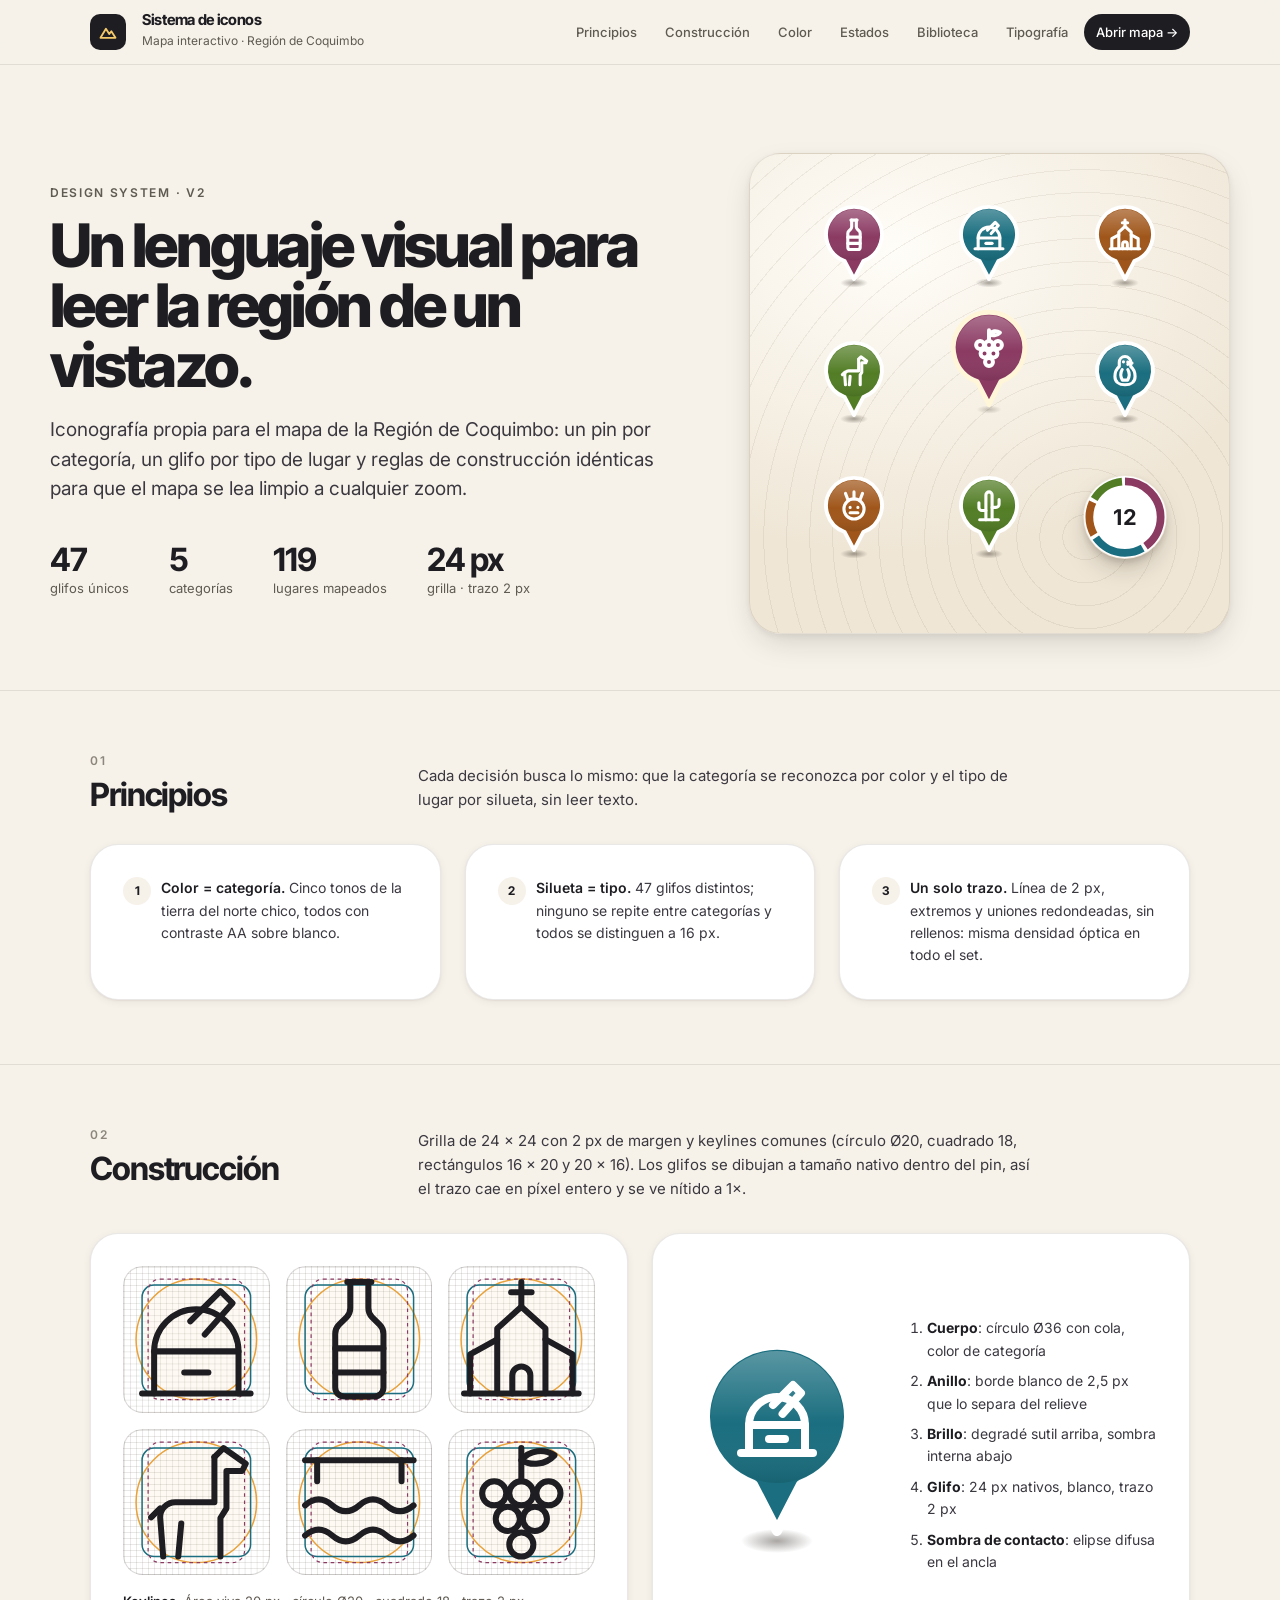
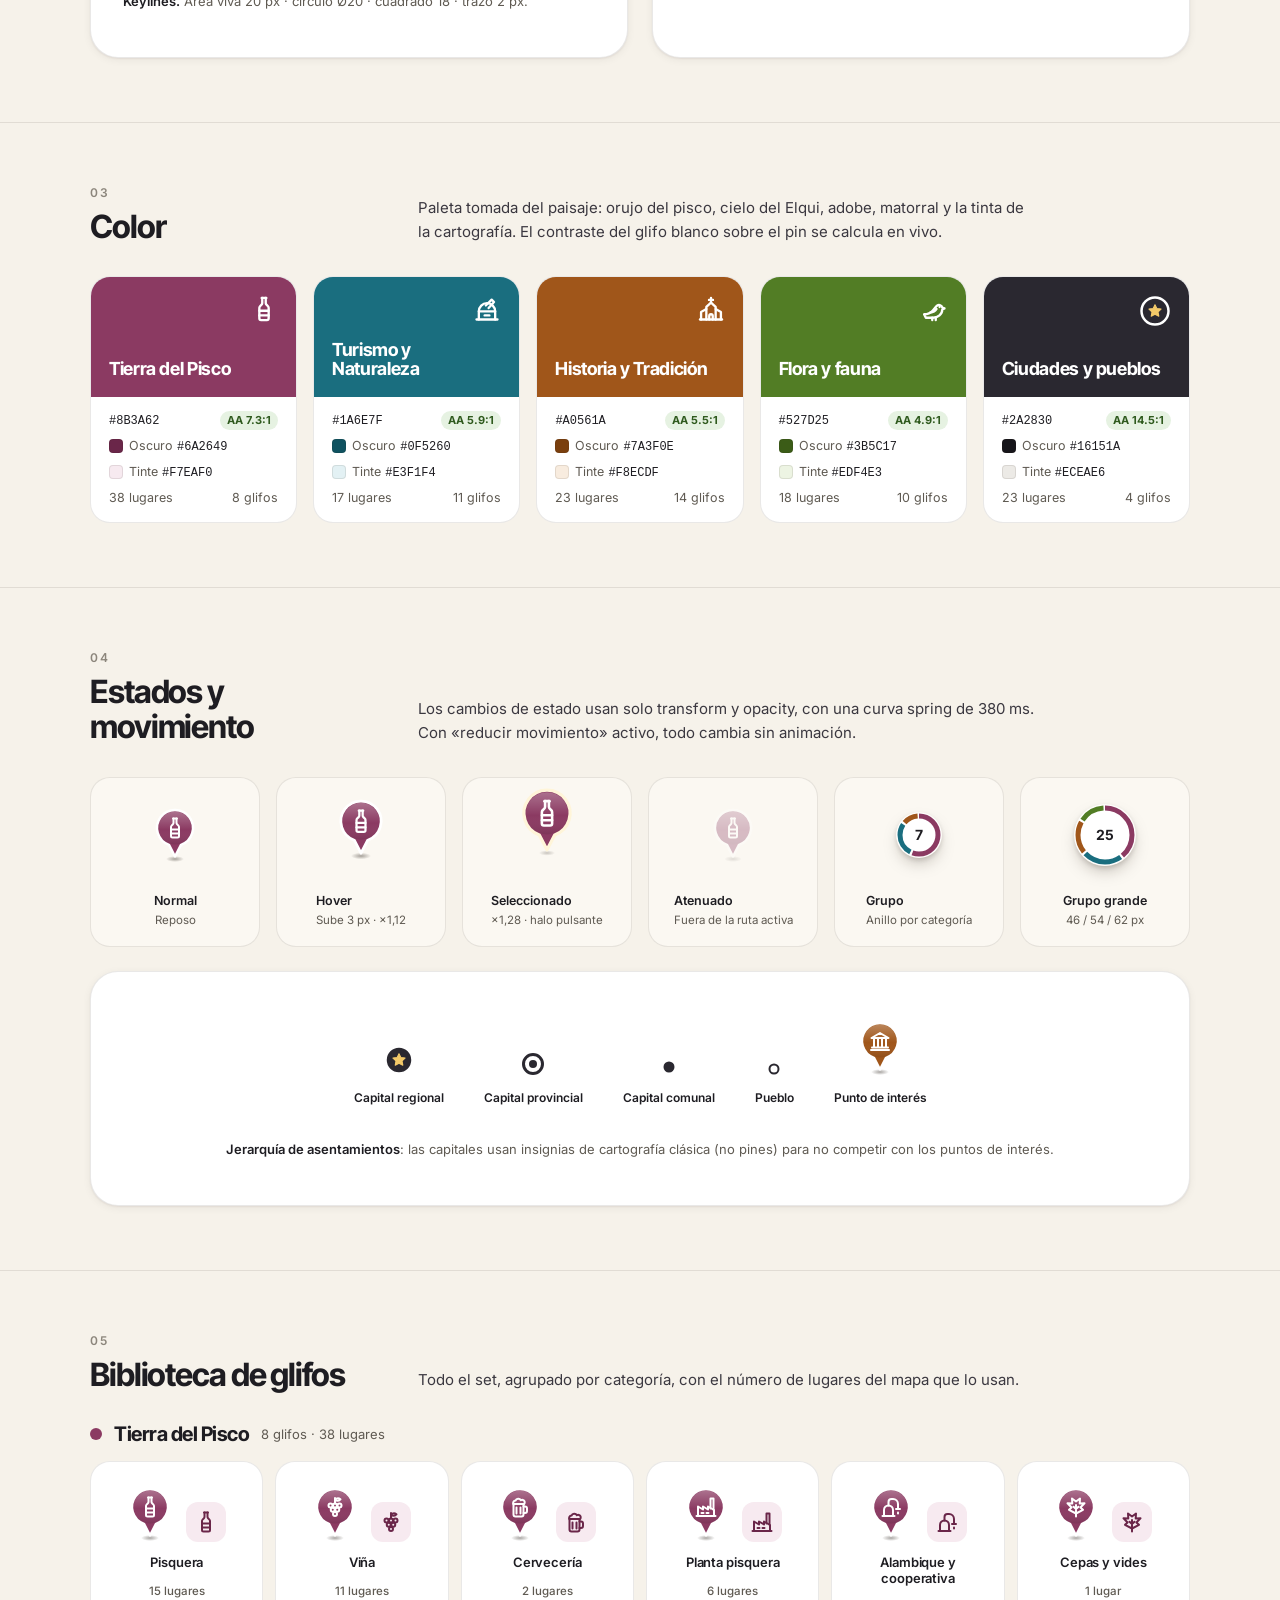
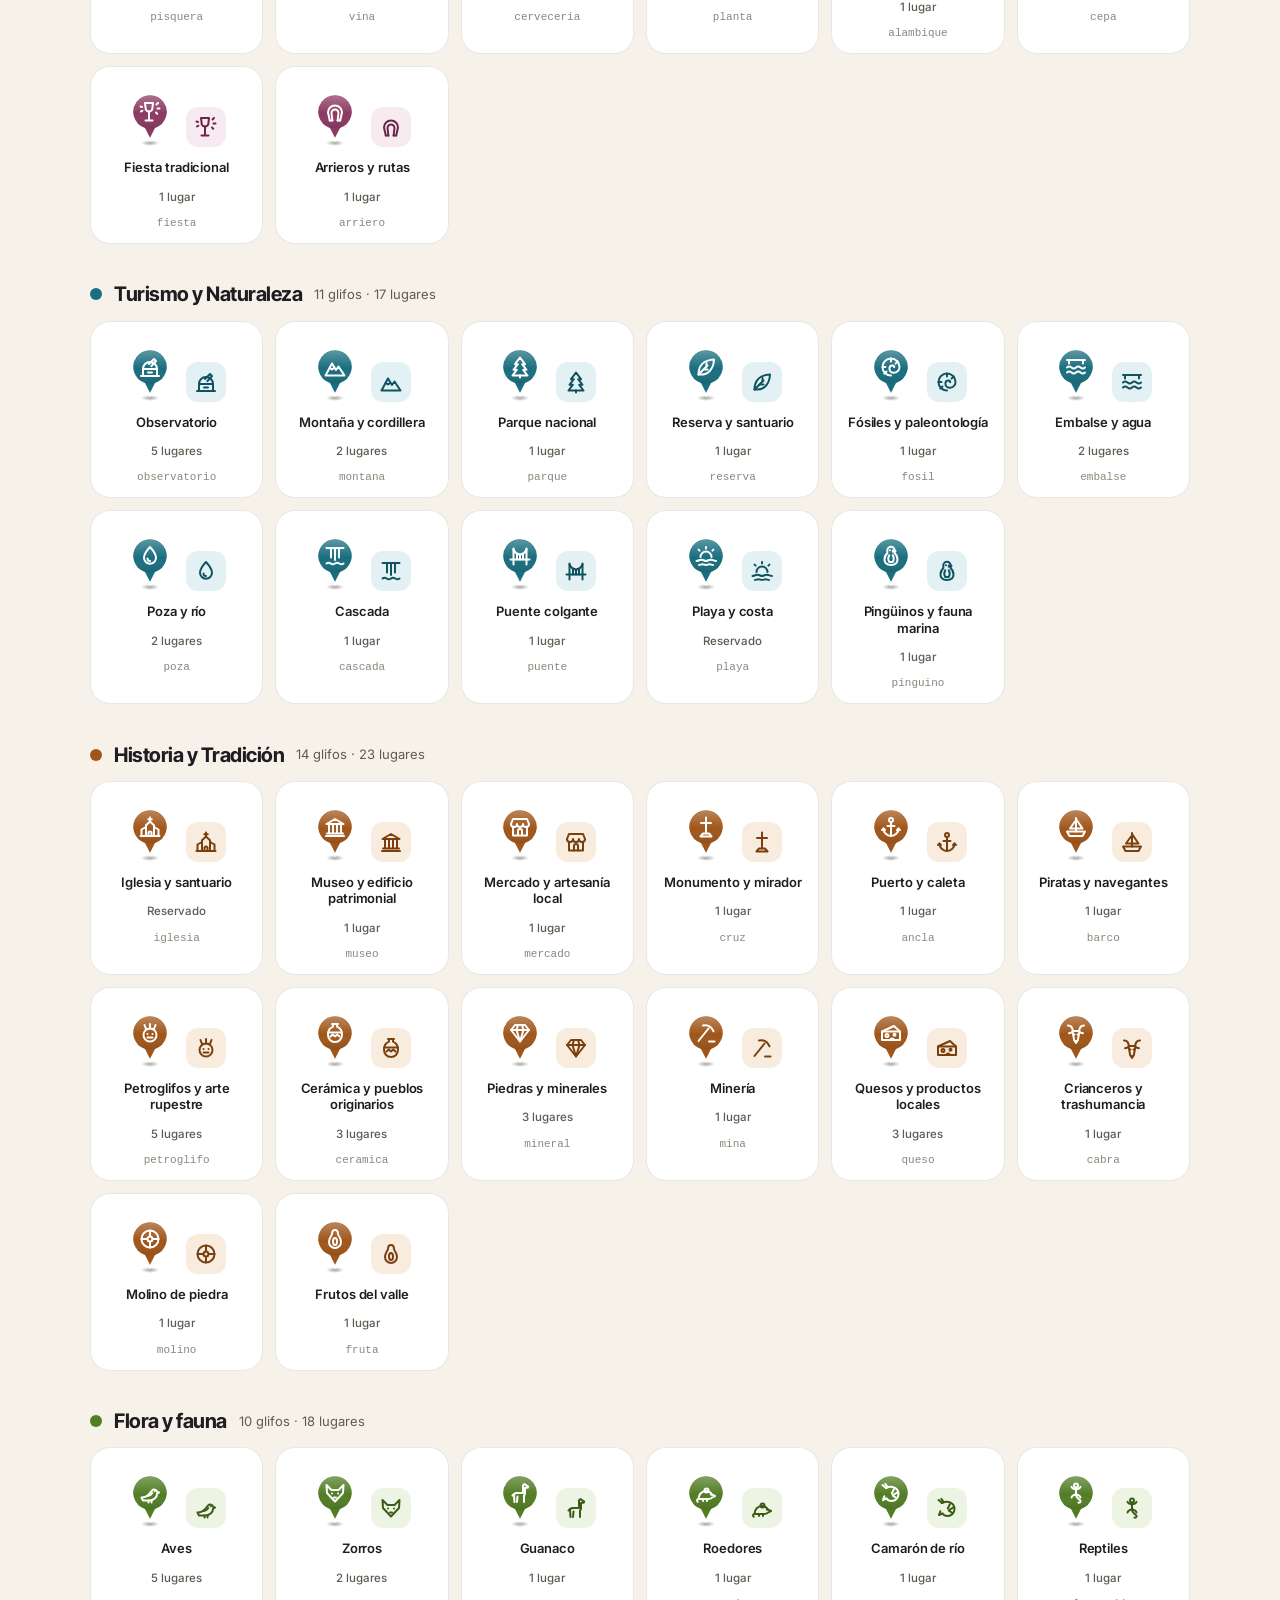
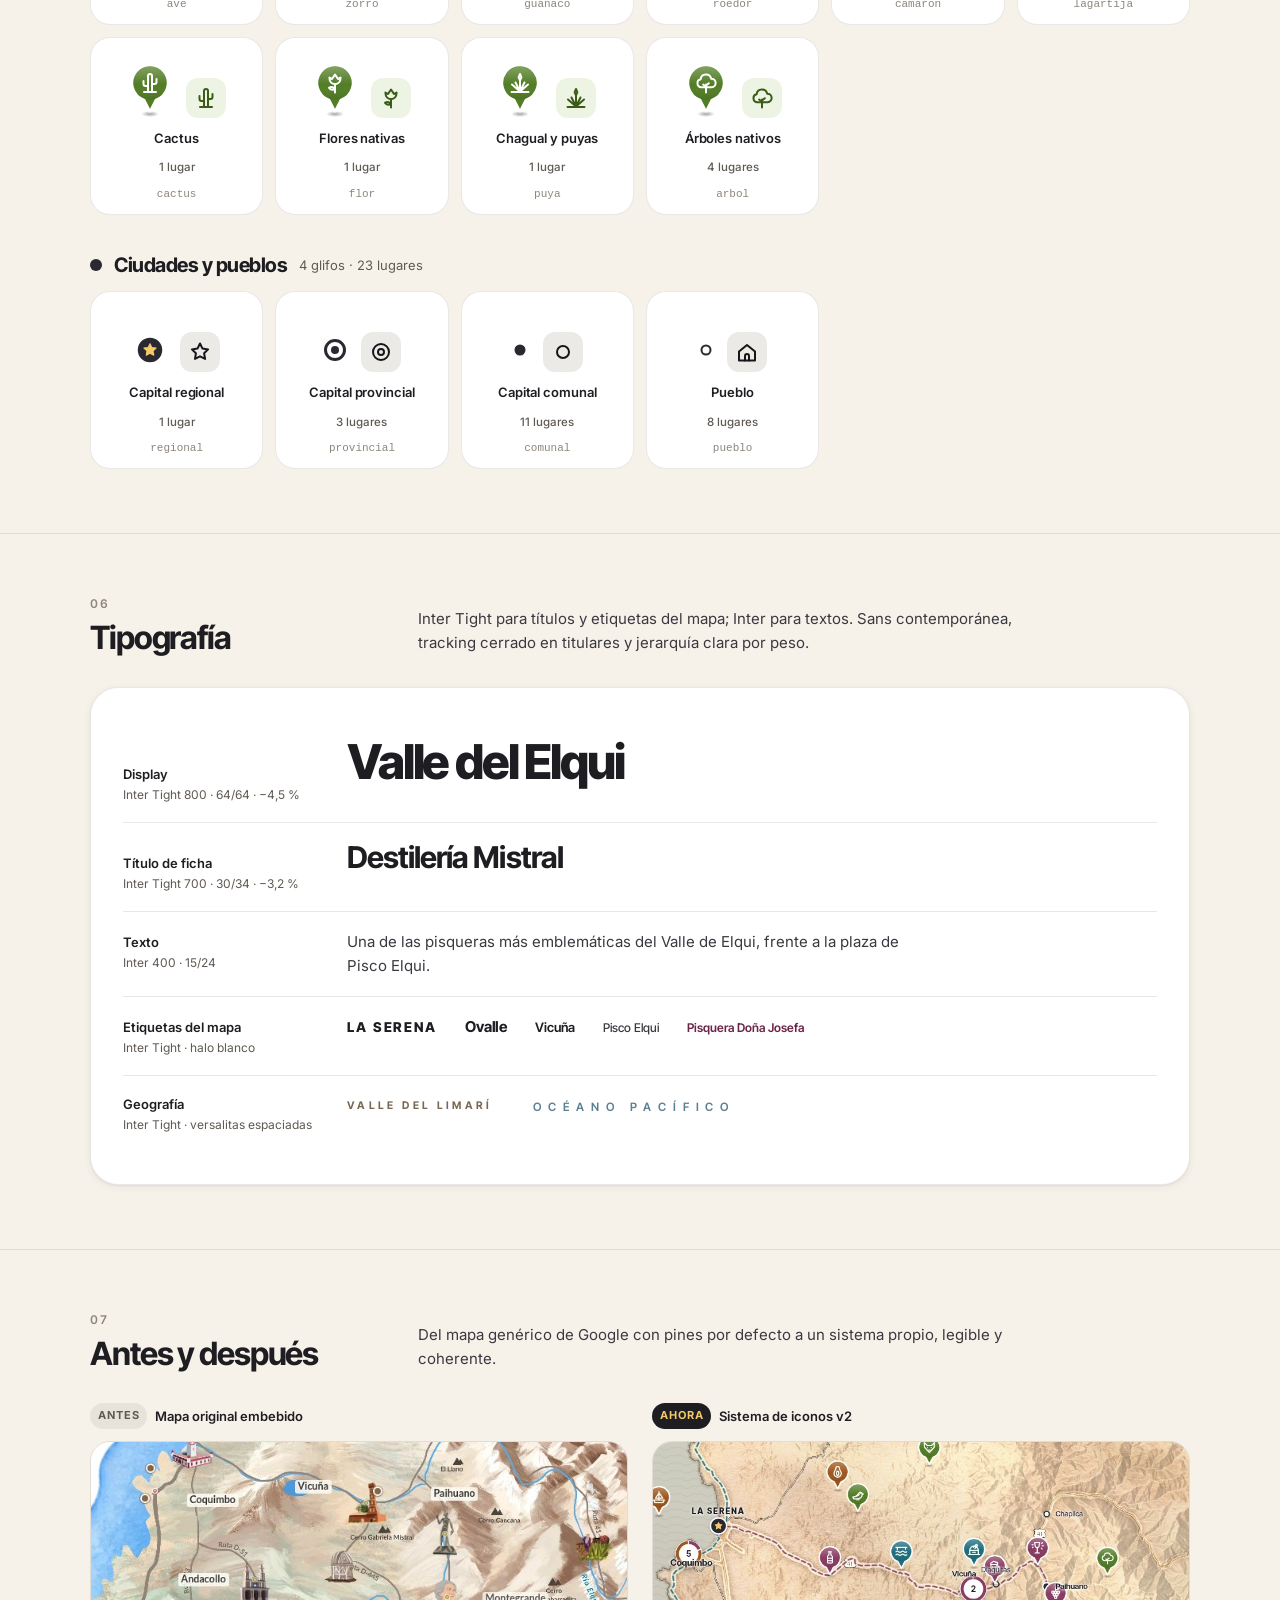
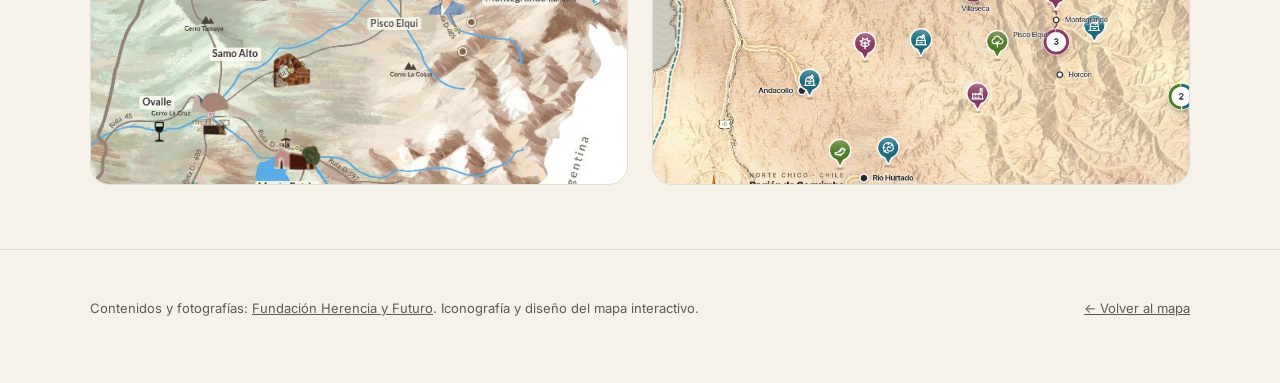
<file: icons.html>
<!doctype html>
<html lang="es">
<head>
<meta charset="utf-8">
<link rel="icon" href="data:image/svg+xml,%3Csvg xmlns=%22http://www.w3.org/2000/svg%22 viewBox=%220 0 24 24%22%3E%3Crect width=%2224%22 height=%2224%22 rx=%226%22 fill=%22%231E1D22%22/%3E%3Cpath d=%22M4 17 9.5 8l3.5 5.5L15 11l5 6z%22 fill=%22none%22 stroke=%22%23F3C969%22 stroke-width=%222%22 stroke-linejoin=%22round%22/%3E%3C/svg%3E">
<meta name="viewport" content="width=device-width,initial-scale=1">
<title>Sistema de iconos · Mapa interactivo Región de Coquimbo</title>
<link rel="preconnect" href="https://fonts.googleapis.com"><link rel="preconnect" href="https://fonts.gstatic.com" crossorigin>
<link href="https://fonts.googleapis.com/css2?family=Inter+Tight:wght@500;600;700;800&family=Inter:wght@400;500;600;700&display=swap" rel="stylesheet">
<style>
:root{--ink:#1E1D22;--ink-2:#3B3840;--muted:#5F5A52;--faint:#8C867C;--paper:#F6F2EA;--surface:#fff;--line:rgba(40,30,20,.10);--line-2:rgba(40,30,20,.16);
--r-md:14px;--r-lg:20px;--r-xl:28px;--sh-1:0 1px 2px rgba(30,20,10,.06),0 2px 8px rgba(30,20,10,.06);--sh-2:0 2px 6px rgba(30,20,10,.06),0 12px 32px -8px rgba(30,20,10,.18);
--ease-spring:cubic-bezier(.34,1.56,.64,1);--ease-out:cubic-bezier(.22,1,.36,1);--f-sans:'Inter',system-ui,sans-serif;--f-display:'Inter Tight','Inter',system-ui,sans-serif}
*{box-sizing:border-box}
html{-webkit-font-smoothing:antialiased;text-rendering:optimizeLegibility}
body{margin:0;background:var(--paper);color:var(--ink);font:400 15px/1.6 var(--f-sans)}
a{color:inherit}
.wrap{max-width:1180px;margin:0 auto;padding:0 40px}
header.top{position:sticky;top:0;z-index:10;background:rgba(246,242,234,.82);backdrop-filter:blur(16px) saturate(1.4);-webkit-backdrop-filter:blur(16px) saturate(1.4);border-bottom:1px solid var(--line)}
header.top .wrap{display:flex;align-items:center;gap:16px;height:64px}
.mark{width:36px;height:36px;border-radius:10px;background:#1E1D22;display:grid;place-items:center;color:#F3C969}
.brand b{display:block;font:700 15px/1.1 var(--f-display);letter-spacing:-.02em}.brand small{font-size:12px;color:var(--muted)}
nav{margin-left:auto;display:flex;gap:4px}
nav a{font-size:13px;font-weight:500;color:var(--muted);text-decoration:none;padding:8px 12px;border-radius:999px;transition:background .16s,color .16s}
nav a:hover{background:rgba(40,30,20,.06);color:var(--ink)}
nav a.cta{background:var(--ink);color:#fff}nav a.cta:hover{background:#000;color:#fff}
.hero{padding:88px 0 56px}
.eyebrow{font:600 12px/1 var(--f-sans);letter-spacing:.14em;text-transform:uppercase;color:var(--muted)}
h1{font:800 64px/1 var(--f-display);letter-spacing:-.045em;margin:16px 0 20px;max-width:820px}
.lead{font-size:19px;line-height:1.55;color:var(--ink-2);max-width:640px;margin:0}
.stats{display:flex;gap:40px;margin-top:40px}
.stats div b{display:block;font:700 32px/1 var(--f-display);letter-spacing:-.03em}.stats div span{font-size:13px;color:var(--muted)}
.hero-grid{display:grid;grid-template-columns:1.15fr .85fr;gap:48px;align-items:center}
.hero h1{font-size:60px}
.showcase{aspect-ratio:1;border-radius:32px;background:radial-gradient(120% 90% at 30% 20%,#FFFDF8 0,#EFE6D6 70%);border:1px solid var(--line);box-shadow:var(--sh-2);display:grid;grid-template-columns:repeat(3,1fr);place-items:center;padding:36px;position:relative;overflow:hidden}
.showcase:before{content:"";position:absolute;inset:0;background:repeating-radial-gradient(circle at 70% 80%,transparent 0 22px,rgba(122,104,82,.10) 22px 23px);pointer-events:none}
.showcase>div{position:relative;transform:scale(1.55);transform-origin:50% 90%}
section{padding:64px 0;border-top:1px solid var(--line)}
.sh{display:grid;grid-template-columns:280px 1fr;gap:48px;margin-bottom:32px}
.sh .n{font:600 12px/1 var(--f-sans);letter-spacing:.14em;color:var(--faint)}
h2{font:700 32px/1.1 var(--f-display);letter-spacing:-.035em;margin:10px 0 0}
.sh p{margin:0;color:var(--ink-2);max-width:620px;align-self:end}
.panel{background:var(--surface);border:1px solid var(--line);border-radius:var(--r-xl);box-shadow:var(--sh-1);padding:32px}
.grid2{display:grid;grid-template-columns:1fr 1fr;gap:24px}
.grid3{display:grid;grid-template-columns:repeat(3,1fr);gap:24px}
.cap{font-size:13px;color:var(--muted);margin-top:16px}
.cap b{color:var(--ink);font-weight:600}
ul.rules{margin:0;padding:0;list-style:none;display:grid;gap:14px}
ul.rules li{display:grid;grid-template-columns:28px 1fr;gap:10px;font-size:14px;color:var(--ink-2)}
ul.rules li i{font-style:normal;font:700 12px/28px var(--f-display);width:28px;height:28px;border-radius:50%;background:var(--paper);text-align:center;color:var(--ink)}
ul.rules li b{color:var(--ink);font-weight:600}
/* construction */
.keyline{display:grid;place-items:center;aspect-ratio:1;background:
 linear-gradient(var(--line) 1px,transparent 1px) 0 0/calc(100%/24) calc(100%/24),
 linear-gradient(90deg,var(--line) 1px,transparent 1px) 0 0/calc(100%/24) calc(100%/24);border-radius:var(--r-lg);border:1px solid var(--line-2);position:relative;overflow:hidden}
.keyline svg{width:100%;height:100%;position:absolute;inset:0}
.anat{display:flex;align-items:center;justify-content:center;gap:40px;min-height:300px}
.anat ol{margin:0;padding-left:18px;font-size:14px;color:var(--ink-2);display:grid;gap:8px}
.anat ol b{color:var(--ink)}
/* tokens */
.tok{border-radius:var(--r-lg);overflow:hidden;border:1px solid var(--line);background:#fff}
.tok .sw{height:120px;padding:18px;display:flex;flex-direction:column;justify-content:space-between;color:#fff}
.tok .sw .pinbox{align-self:flex-end}
.tok .sw b{font:700 18px/1.1 var(--f-display);letter-spacing:-.02em}
.tok .meta{padding:14px 18px;display:grid;gap:6px;font-size:12.5px;color:var(--muted)}
.tok .meta div{display:flex;justify-content:space-between;align-items:center}
.tok code{font:500 12px/1 ui-monospace,SFMono-Regular,Menlo,monospace;color:var(--ink)}
.aa{font:700 11px/1 var(--f-sans);padding:4px 7px;border-radius:999px;background:#E6F2E2;color:#2F5A1E}
.tint{display:inline-block;width:14px;height:14px;border-radius:4px;vertical-align:-3px;margin-right:6px;border:1px solid var(--line)}
.grid5{display:grid;grid-template-columns:repeat(5,1fr);gap:16px}
/* states */
.states{display:grid;grid-template-columns:repeat(6,1fr);gap:16px}
.state{background:#FBF8F2;border:1px solid var(--line);border-radius:var(--r-lg);height:170px;display:flex;flex-direction:column;align-items:center;justify-content:flex-end;padding:16px;gap:14px;position:relative}
.state .stage{flex:1;display:grid;place-items:center}
.state span{font-size:12.5px;font-weight:600}
.state small{font-size:11.5px;color:var(--muted);font-weight:400;display:block;text-align:center}
.mk{position:relative;width:44px;height:56px;transform-origin:50% 93%;transition:transform 380ms var(--ease-spring),opacity .28s}
.mk svg{display:block;overflow:visible}
.mk .pin-shadow{transition:transform 380ms var(--ease-spring);transform-origin:22px 52px}
.mk.hover,.mk:hover{transform:translateY(-3px) scale(1.12)}
.mk.selected{transform:translateY(-6px) scale(1.28)}
.mk.selected .pin-shadow{transform:scale(.7);opacity:.6}.mk.selected .pin-body{stroke:#FFF5D9}
.mk .halo{position:absolute;left:50%;top:21px;width:44px;height:44px;margin:-22px 0 0 -22px;border-radius:50%;background:currentColor;opacity:0;pointer-events:none}
.mk.selected .halo{animation:halo 1.8s var(--ease-out) infinite}
@keyframes halo{0%{transform:scale(.8);opacity:.35}100%{transform:scale(2.1);opacity:0}}
.mk.dim{opacity:.32}
.cluster{position:relative;display:grid;place-items:center;border-radius:50%;box-shadow:0 2px 4px rgba(30,20,10,.12),0 8px 18px -6px rgba(30,20,10,.35)}
.cluster svg{position:absolute;inset:0;z-index:0}.cluster span{position:relative;z-index:1;font:700 14px/1 var(--f-sans);color:var(--ink)}
.sizes{display:flex;align-items:flex-end;gap:40px;justify-content:center;padding:16px 0}
.sizes figure{margin:0;display:flex;flex-direction:column;align-items:center;gap:12px;font-size:12px;color:var(--muted)}
.sizes figure b{color:var(--ink);font-weight:600}
/* library */
.cat-h{display:flex;align-items:center;gap:12px;margin:40px 0 16px}
.cat-h:first-child{margin-top:0}
.cat-h .dot{width:12px;height:12px;border-radius:50%}
.cat-h h3{font:700 20px/1 var(--f-display);letter-spacing:-.025em;margin:0}
.cat-h .c{font-size:13px;color:var(--muted)}
.lib{display:grid;grid-template-columns:repeat(auto-fill,minmax(150px,1fr));gap:12px}
.cell{background:#fff;border:1px solid var(--line);border-radius:var(--r-lg);padding:18px 14px 14px;display:flex;flex-direction:column;align-items:center;gap:12px;transition:transform .32s var(--ease-spring),box-shadow .32s,border-color .2s;cursor:default}
.cell:hover{transform:translateY(-3px);box-shadow:var(--sh-2);border-color:transparent}
.cell .row{display:flex;align-items:flex-end;gap:14px;height:62px}
.cell .gl{width:40px;height:40px;border-radius:12px;display:grid;place-items:center}
.cell .lbl{text-align:center;font-size:13px;font-weight:600;line-height:1.25;letter-spacing:-.005em}
.cell .use{font-size:11.5px;color:var(--muted);font-weight:500}
.cell code{font:500 11px/1 ui-monospace,Menlo,monospace;color:var(--faint)}
/* typography */
.type-row{display:grid;grid-template-columns:200px 1fr;gap:24px;align-items:baseline;padding:18px 0;border-bottom:1px solid var(--line)}
.type-row:last-child{border:0}
.type-row .k{font-size:12px;color:var(--muted)}.type-row .k b{display:block;color:var(--ink);font-size:13px;font-weight:600}
.maplbl{text-shadow:0 0 2px #fff,0 0 4px #fff}
.ba img{width:100%;display:block;border-radius:var(--r-lg);border:1px solid var(--line)}
.ba figure{margin:0}.ba figcaption{display:flex;align-items:center;gap:8px;font-size:13px;font-weight:600;margin-bottom:12px}
.ba .tag{font-size:11px;font-weight:700;letter-spacing:.08em;text-transform:uppercase;padding:4px 8px;border-radius:999px;background:rgba(40,30,20,.07);color:var(--muted)}
.ba .tag.new{background:#1E1D22;color:#F3C969}
footer{padding:48px 0 64px;border-top:1px solid var(--line);font-size:13px;color:var(--muted)}
footer .wrap{display:flex;justify-content:space-between;gap:24px;flex-wrap:wrap}
@media (max-width:900px){.hero-grid{grid-template-columns:1fr}.hero h1{font-size:42px}.wrap{padding:0 20px}h1{font-size:42px}.sh,.grid2,.grid3{grid-template-columns:1fr}.grid5{grid-template-columns:repeat(2,1fr)}.states{grid-template-columns:repeat(3,1fr)}nav a:not(.cta){display:none}.stats{gap:24px;flex-wrap:wrap}}
@media (prefers-reduced-motion:reduce){*{transition:none!important;animation:none!important}}
</style>
</head>
<body>
<header class="top"><div class="wrap">
  <div class="mark"><svg width="20" height="20" viewBox="0 0 24 24" fill="none" stroke="currentColor" stroke-width="2.2" stroke-linecap="round" stroke-linejoin="round"><path d="M3 19 9.5 8l4 6.5L16 11l5 8z"/></svg></div>
  <div class="brand"><b>Sistema de iconos</b><small>Mapa interactivo · Región de Coquimbo</small></div>
  <nav><a href="#principios">Principios</a><a href="#construccion">Construcción</a><a href="#color">Color</a><a href="#estados">Estados</a><a href="#biblioteca">Biblioteca</a><a href="#tipografia">Tipografía</a><a class="cta" href="index.html">Abrir mapa →</a></nav>
</div></header>

<main>
<div class="wrap hero"><div class="hero-grid"><div>
  <div class="eyebrow">Design system · v2</div>
  <h1>Un lenguaje visual para leer la región de un vistazo.</h1>
  <p class="lead">Iconografía propia para el mapa de la Región de Coquimbo: un pin por categoría, un glifo por tipo de lugar y reglas de construcción idénticas para que el mapa se lea limpio a cualquier zoom.</p>
  <div class="stats"><div><b id="stG">47</b><span>glifos únicos</span></div><div><b>5</b><span>categorías</span></div><div><b id="stP">119</b><span>lugares mapeados</span></div><div><b>24 px</b><span>grilla · trazo 2 px</span></div></div>
  </div>
  <div class="showcase" id="heroPins"></div></div>
</div>

<section id="principios"><div class="wrap">
  <div class="sh"><div><div class="n">01</div><h2>Principios</h2></div><p>Cada decisión busca lo mismo: que la categoría se reconozca por color y el tipo de lugar por silueta, sin leer texto.</p></div>
  <div class="grid3">
    <div class="panel"><ul class="rules"><li><i>1</i><span><b>Color = categoría.</b> Cinco tonos de la tierra del norte chico, todos con contraste AA sobre blanco.</span></li></ul></div>
    <div class="panel"><ul class="rules"><li><i>2</i><span><b>Silueta = tipo.</b> 47 glifos distintos; ninguno se repite entre categorías y todos se distinguen a 16 px.</span></li></ul></div>
    <div class="panel"><ul class="rules"><li><i>3</i><span><b>Un solo trazo.</b> Línea de 2 px, extremos y uniones redondeadas, sin rellenos: misma densidad óptica en todo el set.</span></li></ul></div>
  </div>
</div></section>

<section id="construccion"><div class="wrap">
  <div class="sh"><div><div class="n">02</div><h2>Construcción</h2></div><p>Grilla de 24 × 24 con 2 px de margen y keylines comunes (círculo Ø20, cuadrado 18, rectángulos 16 × 20 y 20 × 16). Los glifos se dibujan a tamaño nativo dentro del pin, así el trazo cae en píxel entero y se ve nítido a 1×.</p></div>
  <div class="grid2">
    <div class="panel">
      <div class="grid3" style="gap:16px" id="keylines"></div>
      <p class="cap"><b>Keylines.</b> Área viva 20 px · círculo Ø20 · cuadrado 18 · trazo 2 px.</p>
    </div>
    <div class="panel anat">
      <div id="anatPin"></div>
      <ol>
        <li><b>Cuerpo</b>: círculo Ø36 con cola, color de categoría</li>
        <li><b>Anillo</b>: borde blanco de 2,5 px que lo separa del relieve</li>
        <li><b>Brillo</b>: degradé sutil arriba, sombra interna abajo</li>
        <li><b>Glifo</b>: 24 px nativos, blanco, trazo 2 px</li>
        <li><b>Sombra de contacto</b>: elipse difusa en el ancla</li>
      </ol>
    </div>
  </div>
</div></section>

<section id="color"><div class="wrap">
  <div class="sh"><div><div class="n">03</div><h2>Color</h2></div><p>Paleta tomada del paisaje: orujo del pisco, cielo del Elqui, adobe, matorral y la tinta de la cartografía. El contraste del glifo blanco sobre el pin se calcula en vivo.</p></div>
  <div class="grid5" id="tokens"></div>
</div></section>

<section id="estados"><div class="wrap">
  <div class="sh"><div><div class="n">04</div><h2>Estados y movimiento</h2></div><p>Los cambios de estado usan solo transform y opacity, con una curva spring de 380 ms. Con «reducir movimiento» activo, todo cambia sin animación.</p></div>
  <div class="states" id="states"></div>
  <div class="panel" style="margin-top:24px"><div class="sizes" id="sizes"></div><p class="cap" style="text-align:center"><b>Jerarquía de asentamientos</b>: las capitales usan insignias de cartografía clásica (no pines) para no competir con los puntos de interés.</p></div>
</div></section>

<section id="biblioteca"><div class="wrap">
  <div class="sh"><div><div class="n">05</div><h2>Biblioteca de glifos</h2></div><p>Todo el set, agrupado por categoría, con el número de lugares del mapa que lo usan.</p></div>
  <div id="lib"></div>
</div></section>

<section id="tipografia"><div class="wrap">
  <div class="sh"><div><div class="n">06</div><h2>Tipografía</h2></div><p>Inter Tight para títulos y etiquetas del mapa; Inter para textos. Sans contemporánea, tracking cerrado en titulares y jerarquía clara por peso.</p></div>
  <div class="panel">
    <div class="type-row"><div class="k"><b>Display</b>Inter Tight 800 · 64/64 · −4,5 %</div><div style="font:800 48px/1 var(--f-display);letter-spacing:-.045em">Valle del Elqui</div></div>
    <div class="type-row"><div class="k"><b>Título de ficha</b>Inter Tight 700 · 30/34 · −3,2 %</div><div style="font:700 30px/1.1 var(--f-display);letter-spacing:-.032em">Destilería Mistral</div></div>
    <div class="type-row"><div class="k"><b>Texto</b>Inter 400 · 15/24</div><div style="max-width:560px;color:var(--ink-2)">Una de las pisqueras más emblemáticas del Valle de Elqui, frente a la plaza de Pisco Elqui.</div></div>
    <div class="type-row"><div class="k"><b>Etiquetas del mapa</b>Inter Tight · halo blanco</div><div class="maplbl" style="display:flex;gap:28px;align-items:baseline;flex-wrap:wrap;font-family:var(--f-display)">
      <span style="font-size:13.5px;font-weight:800;letter-spacing:.14em;text-transform:uppercase">La Serena</span>
      <span style="font-size:15px;font-weight:700;letter-spacing:-.01em">Ovalle</span>
      <span style="font-size:13px;font-weight:600">Vicuña</span>
      <span style="font-size:12px;font-weight:500;color:var(--ink-2)">Pisco Elqui</span>
      <span style="font-size:12px;font-weight:600;color:#6A2649">Pisquera Doña Josefa</span></div></div>
    <div class="type-row"><div class="k"><b>Geografía</b>Inter Tight · versalitas espaciadas</div><div style="display:flex;gap:40px;flex-wrap:wrap;font-family:var(--f-display)">
      <span style="color:#7A6852;font-size:10.5px;font-weight:700;letter-spacing:.32em;text-transform:uppercase">Valle del Limarí</span>
      <span style="color:#5C7E92;font-size:11.5px;font-weight:600;letter-spacing:.6em;text-transform:uppercase">Océano Pacífico</span></div></div>
  </div>
</div></section>

<section id="antes"><div class="wrap">
  <div class="sh"><div><div class="n">07</div><h2>Antes y después</h2></div><p>Del mapa genérico de Google con pines por defecto a un sistema propio, legible y coherente.</p></div>
  <div class="grid2 ba">
    <figure><figcaption><span class="tag">Antes</span>Mapa original embebido</figcaption><img src="before-icons.jpg" alt="Mapa original con pines genéricos"></figure>
    <figure><figcaption><span class="tag new">Ahora</span>Sistema de iconos v2</figcaption><img src="after-icons.jpg" alt="Nuevo mapa con iconos propios"></figure>
  </div>
</div></section>
</main>

<footer><div class="wrap">
  <span>Contenidos y fotografías: <a href="https://www.herenciayfuturo.cl/mapa-de-coquimbo" target="_blank" rel="noopener">Fundación Herencia y Futuro</a>. Iconografía y diseño del mapa interactivo.</span>
  <a href="index.html">← Volver al mapa</a>
</div></footer>

<script src="places.js"></script>
<script src="icons.js"></script>
<script>
(function(){
var P=window.PLACES||[],$=function(i){return document.getElementById(i)};
function lum(h){var c=[1,3,5].map(function(i){var v=parseInt(h.substr(i,2),16)/255;return v<=.03928?v/12.92:Math.pow((v+.055)/1.055,2.4)});return .2126*c[0]+.7152*c[1]+.0722*c[2]}
function ratio(a,b){var x=lum(a),y=lum(b);return ((Math.max(x,y)+.05)/(Math.min(x,y)+.05)).toFixed(1)}
var use={};P.forEach(function(p){use[p.g]=(use[p.g]||0)+1});
$('stG').textContent=Object.keys(GLYPHS).length;$('stP').textContent=P.length;
function pin(cat,g,cls){return '<div class="mk '+(cls||'')+'" style="color:'+CATS[cat].color+'"><span class="halo"></span>'+pinSVG(cat,g)+'</div>'}
// hero
$('heroPins').innerHTML=[['pisco','pisquera'],['naturaleza','observatorio'],['historia','iglesia'],['flora','guanaco'],['pisco','vina'],['naturaleza','pinguino'],['historia','petroglifo'],['flora','cactus']].map(function(a,i){return '<div>'+pin(a[0],a[1],i===4?'selected':'')+'</div>'}).join('')+'<div>'+clusterHTML({pisco:5,naturaleza:3,historia:2,flora:2},12)+'</div>';
// keylines
var guides='<circle cx="12" cy="12" r="10" stroke="#E9A23B" stroke-width=".25" fill="rgba(233,162,59,.06)"/><rect x="3" y="3" width="18" height="18" rx="2" stroke="#1A6E7F" stroke-width=".25" fill="none"/><rect x="4" y="2" width="16" height="20" rx="2" stroke="#8B3A62" stroke-width=".2" fill="none" stroke-dasharray=".6 .6"/>';
$('keylines').innerHTML=['observatorio','pisquera','iglesia','guanaco','embalse','vina'].map(function(k){return '<div class="keyline"><svg viewBox="0 0 24 24">'+guides+'<g fill="none" stroke="#1E1D22" stroke-width="1" stroke-linecap="round" stroke-linejoin="round">'+GLYPHS[k].s+'</g></svg></div>'}).join('');
$('anatPin').innerHTML='<div style="transform:scale(4);transform-origin:center;width:44px;height:56px;margin:90px 70px">'+pin('naturaleza','observatorio')+'</div>';
// tokens
$('tokens').innerHTML=CAT_ORDER.map(function(k){var c=CATS[k],g=GLYPH_GROUPS[k][k==='poblado'?3:0],n=P.filter(function(p){return p.cat===k}).length;
 return '<div class="tok"><div class="sw" style="background:'+c.color+'"><div class="pinbox">'+(k==='poblado'?badgeSVG('regional'):'<div style="color:#fff">'+svgGlyph(g,28)+'</div>')+'</div><b>'+c.es+'</b></div><div class="meta">'+
 '<div><code>'+c.color+'</code><span class="aa">AA '+ratio(c.color,'#FFFFFF')+':1</span></div><div><span><span class="tint" style="background:'+c.dark+'"></span>Oscuro <code>'+c.dark+'</code></span></div><div><span><span class="tint" style="background:'+c.tint+'"></span>Tinte <code>'+c.tint+'</code></span></div><div><span>'+n+' lugares</span><span>'+GLYPH_GROUPS[k].length+' glifos</span></div></div></div>'}).join('');
// states
var st=[['Normal','Reposo',pin('pisco','pisquera')],['Hover','Sube 3 px · ×1,12',pin('pisco','pisquera','hover')],['Seleccionado','×1,28 · halo pulsante',pin('pisco','pisquera','selected')],['Atenuado','Fuera de la ruta activa',pin('pisco','pisquera','dim')],['Grupo','Anillo por categoría',clusterHTML({pisco:4,naturaleza:2,historia:1},7)],['Grupo grande','46 / 54 / 62 px',clusterHTML({pisco:10,naturaleza:6,historia:5,flora:4},25)]];
$('states').innerHTML=st.map(function(s){return '<div class="state"><div class="stage">'+s[2]+'</div><span>'+s[0]+'<small>'+s[1]+'</small></span></div>'}).join('');
$('sizes').innerHTML=[['regional','Capital regional'],['provincial','Capital provincial'],['comunal','Capital comunal'],['pueblo','Pueblo']].map(function(r){return '<figure>'+badgeSVG(r[0])+'<b>'+r[1]+'</b></figure>'}).join('')+'<figure>'+pin('historia','museo')+'<b>Punto de interés</b></figure>';
// library
$('lib').innerHTML=CAT_ORDER.map(function(k){var c=CATS[k];var tot=GLYPH_GROUPS[k].reduce(function(a,g){return a+(use[g]||0)},0);
 return '<div class="cat-h"><span class="dot" style="background:'+c.color+'"></span><h3>'+c.es+'</h3><span class="c">'+GLYPH_GROUPS[k].length+' glifos · '+tot+' lugares</span></div><div class="lib">'+
 GLYPH_GROUPS[k].map(function(g){var u=use[g]||0;return '<div class="cell"><div class="row">'+(k==='poblado'?'<div style="height:44px;display:grid;place-items:center">'+badgeSVG(g)+'</div>':pin(k,g))+'<div class="gl" style="background:'+c.tint+';color:'+c.dark+'">'+svgGlyph(g,24)+'</div></div><div class="lbl">'+GLYPHS[g].es+'</div><div class="use">'+(u?u+(u===1?' lugar':' lugares'):'Reservado')+'</div><code>'+g+'</code></div>'}).join('')+'</div>'}).join('');
})();
</script>
</body>
</html>
</file>
